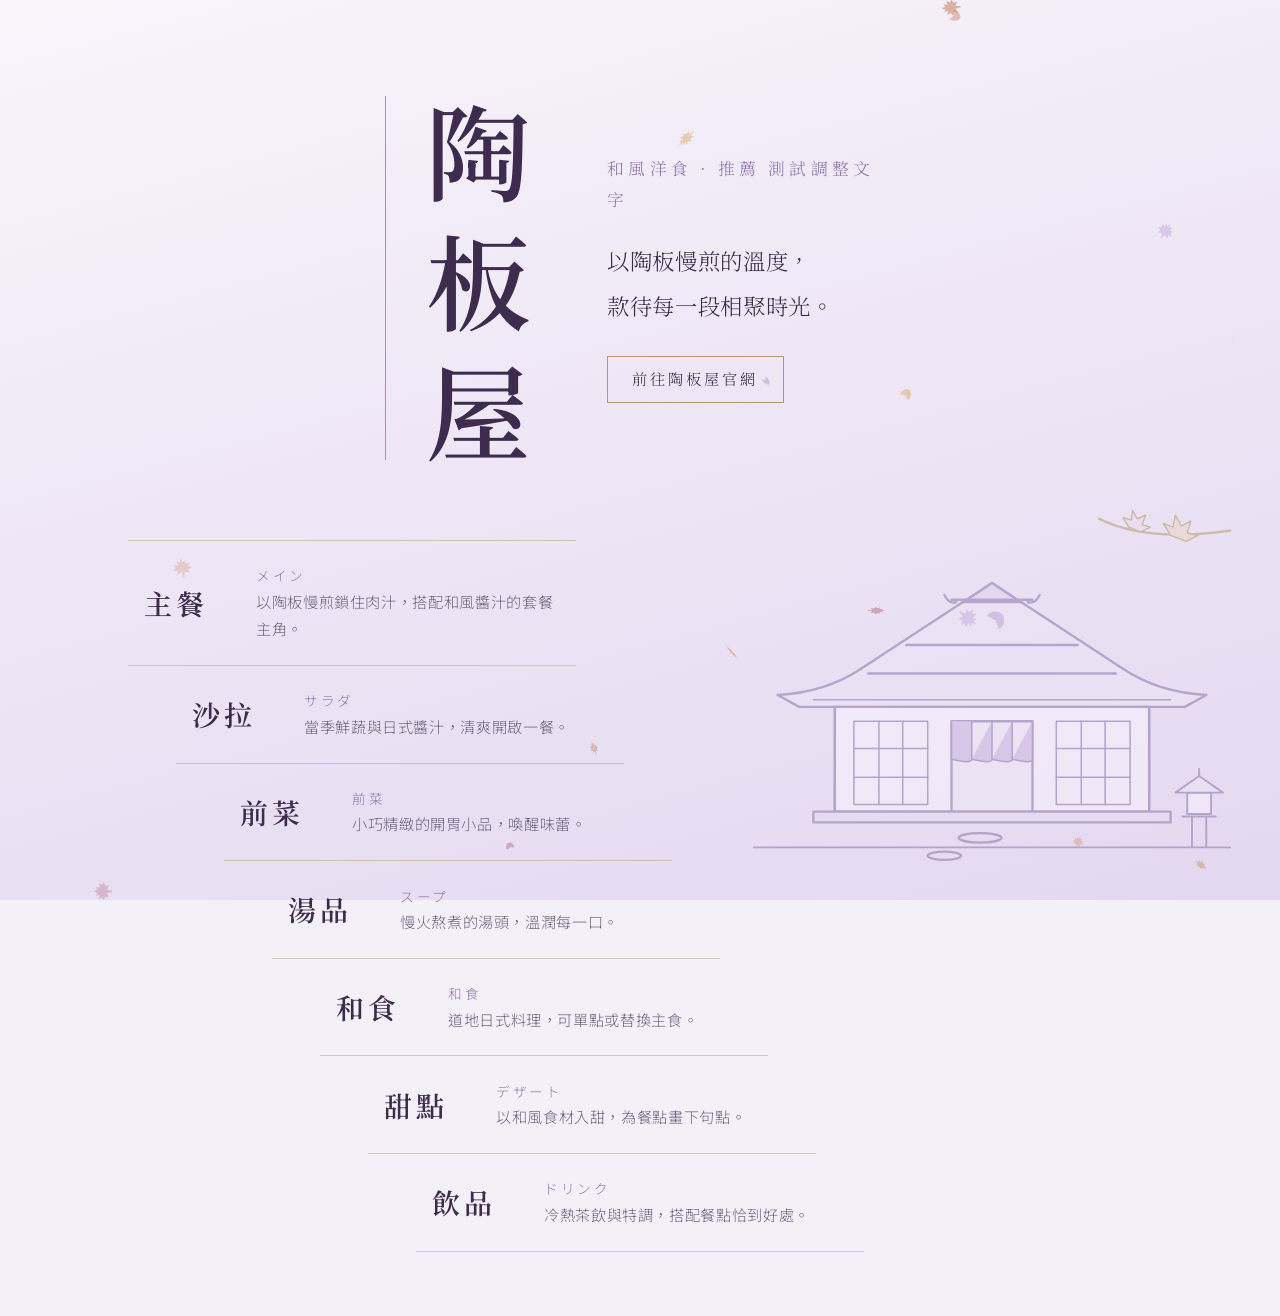
<file: index.html>
<!DOCTYPE html>
<html lang="zh-Hant">

<head>
    <meta charset="UTF-8">
    <meta name="viewport" content="width=device-width, initial-scale=1.0">
    <title>陶板屋 和風洋食｜推薦</title>
    <link rel="preconnect" href="https://fonts.googleapis.com">
    <link rel="preconnect" href="https://fonts.gstatic.com" crossorigin>
    <link
        href="https://fonts.googleapis.com/css2?family=Noto+Serif+TC:wght@400;600&family=Noto+Sans+TC:wght@300;400&display=swap"
        rel="stylesheet">
    <link rel="stylesheet" href="./style.css">
    <script src="./pageflip.js"></script>
    <script src="./autumn.js" defer></script>
</head>

<body class="home art-house">
    <div class="page">
        <header class="hero">
            <h1 class="brand"><span>陶</span><span>板</span><span>屋</span></h1>
            <div class="hero-text">
                <p class="brand-sub">和風洋食 · 推薦 測試調整文字</p>
                <p class="lead">以陶板慢煎的溫度，<br>款待每一段相聚時光。</p>
                <a class="official" href="https://www.tokiya.com.tw/" target="_blank" rel="noopener">前往陶板屋官網</a>
            </div>
        </header>

        <main>
            <ul class="cat-list">
                <li style="--i: 0">
                    <a href="./f1.html">
                        <span class="cat-zh">主餐</span>
                        <span class="cat-jp">メイン</span>
                        <span class="cat-desc">以陶板慢煎鎖住肉汁，搭配和風醬汁的套餐主角。</span>
                    </a>
                </li>
                <li style="--i: 1">
                    <a href="./f2.html">
                        <span class="cat-zh">沙拉</span>
                        <span class="cat-jp">サラダ</span>
                        <span class="cat-desc">當季鮮蔬與日式醬汁，清爽開啟一餐。</span>
                    </a>
                </li>
                <li style="--i: 2">
                    <a href="./f3.html">
                        <span class="cat-zh">前菜</span>
                        <span class="cat-jp">前菜</span>
                        <span class="cat-desc">小巧精緻的開胃小品，喚醒味蕾。</span>
                    </a>
                </li>
                <li style="--i: 3">
                    <a href="./f4.html">
                        <span class="cat-zh">湯品</span>
                        <span class="cat-jp">スープ</span>
                        <span class="cat-desc">慢火熬煮的湯頭，溫潤每一口。</span>
                    </a>
                </li>
                <li style="--i: 4">
                    <a href="./f5.html">
                        <span class="cat-zh">和食</span>
                        <span class="cat-jp">和食</span>
                        <span class="cat-desc">道地日式料理，可單點或替換主食。</span>
                    </a>
                </li>
                <li style="--i: 5">
                    <a href="./f6.html">
                        <span class="cat-zh">甜點</span>
                        <span class="cat-jp">デザート</span>
                        <span class="cat-desc">以和風食材入甜，為餐點畫下句點。</span>
                    </a>
                </li>
                <li style="--i: 6">
                    <a href="./f7.html">
                        <span class="cat-zh">飲品</span>
                        <span class="cat-jp">ドリンク</span>
                        <span class="cat-desc">冷熱茶飲與特調，搭配餐點恰到好處。</span>
                    </a>
                </li>
            </ul>
        </main>
    </div>
</body>

</html>
</file>
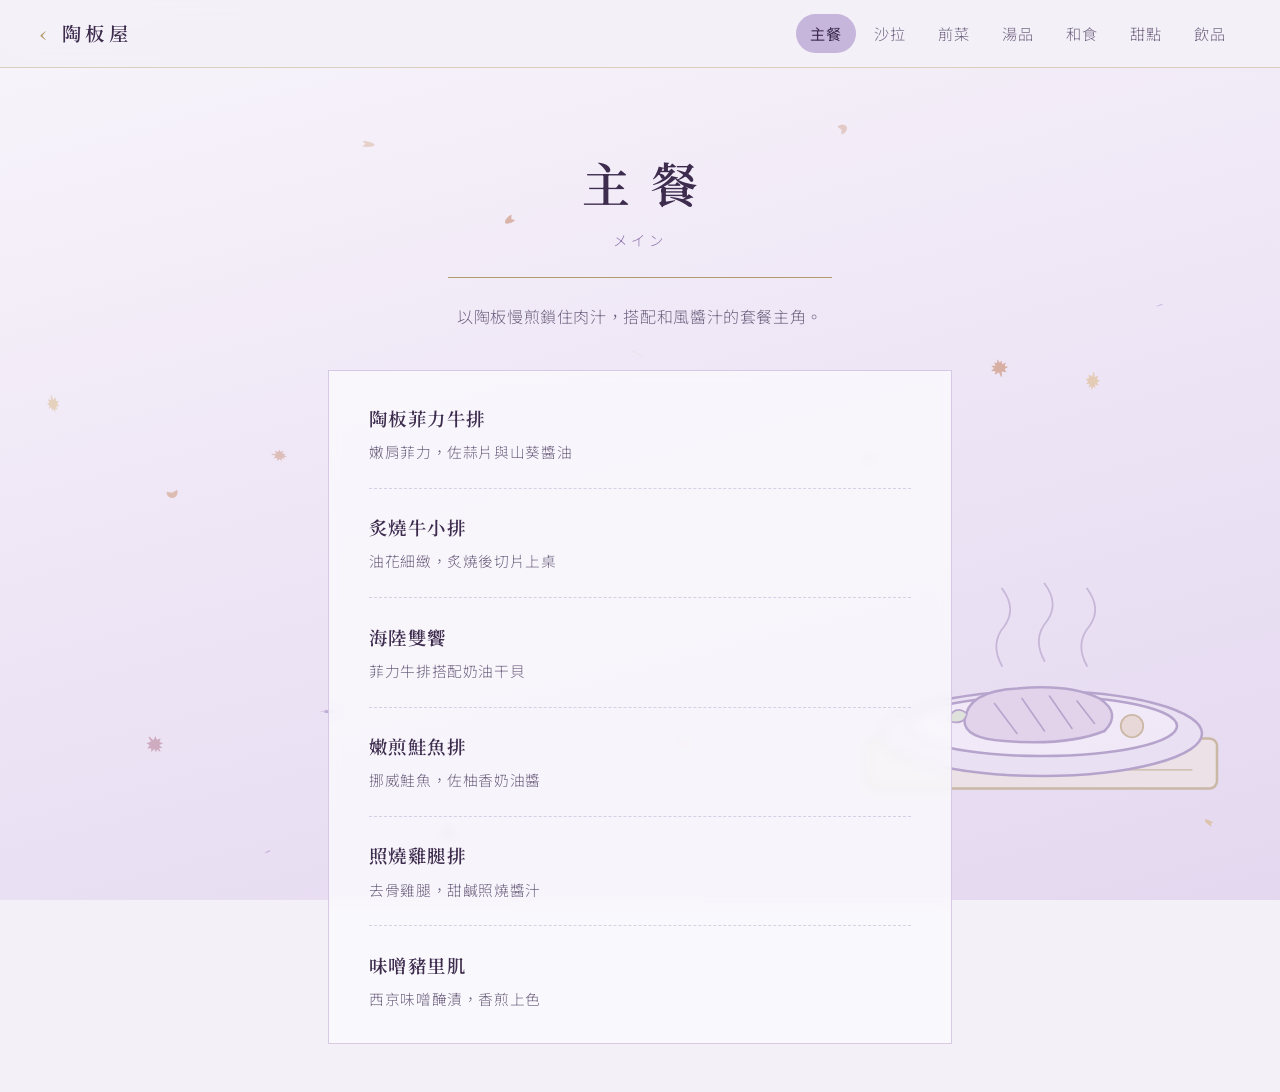
<file: f1.html>
<!DOCTYPE html>
<html lang="zh-Hant">

<head>
    <meta charset="UTF-8">
    <meta name="viewport" content="width=device-width, initial-scale=1.0">
    <title>主餐｜陶板屋 菜單</title>
    <link rel="preconnect" href="https://fonts.googleapis.com">
    <link rel="preconnect" href="https://fonts.gstatic.com" crossorigin>
    <link
        href="https://fonts.googleapis.com/css2?family=Noto+Serif+TC:wght@400;600&family=Noto+Sans+TC:wght@300;400&display=swap"
        rel="stylesheet">
    <link rel="stylesheet" href="./style.css">
    <script src="./pageflip.js"></script>
    <script src="./autumn.js" defer></script>
</head>

<body class="sub art-main">
    <div class="page">
        <header class="top">
            <a class="back" href="./index.html">陶板屋</a>
            <nav class="tabs" aria-label="菜單分類">
                <a href="./f1.html" aria-current="page">主餐</a>
                <a href="./f2.html">沙拉</a>
                <a href="./f3.html">前菜</a>
                <a href="./f4.html">湯品</a>
                <a href="./f5.html">和食</a>
                <a href="./f6.html">甜點</a>
                <a href="./f7.html">飲品</a>
            </nav>
        </header>

        <main class="menu">
            <div class="menu-head">
                <h1>主餐</h1>
                <p class="jp">メイン</p>
                <p class="intro">以陶板慢煎鎖住肉汁，搭配和風醬汁的套餐主角。</p>
            </div>
            <ul class="dishes">
                <li class="dish">
                    <h3>陶板菲力牛排</h3>
                    <p>嫩肩菲力，佐蒜片與山葵醬油</p>
                </li>
                <li class="dish">
                    <h3>炙燒牛小排</h3>
                    <p>油花細緻，炙燒後切片上桌</p>
                </li>
                <li class="dish">
                    <h3>海陸雙饗</h3>
                    <p>菲力牛排搭配奶油干貝</p>
                </li>
                <li class="dish">
                    <h3>嫩煎鮭魚排</h3>
                    <p>挪威鮭魚，佐柚香奶油醬</p>
                </li>
                <li class="dish">
                    <h3>照燒雞腿排</h3>
                    <p>去骨雞腿，甜鹹照燒醬汁</p>
                </li>
                <li class="dish">
                    <h3>味噌豬里肌</h3>
                    <p>西京味噌醃漬，香煎上色</p>
                </li>
            </ul>
        </main>
    </div>
</body>

</html>
</file>
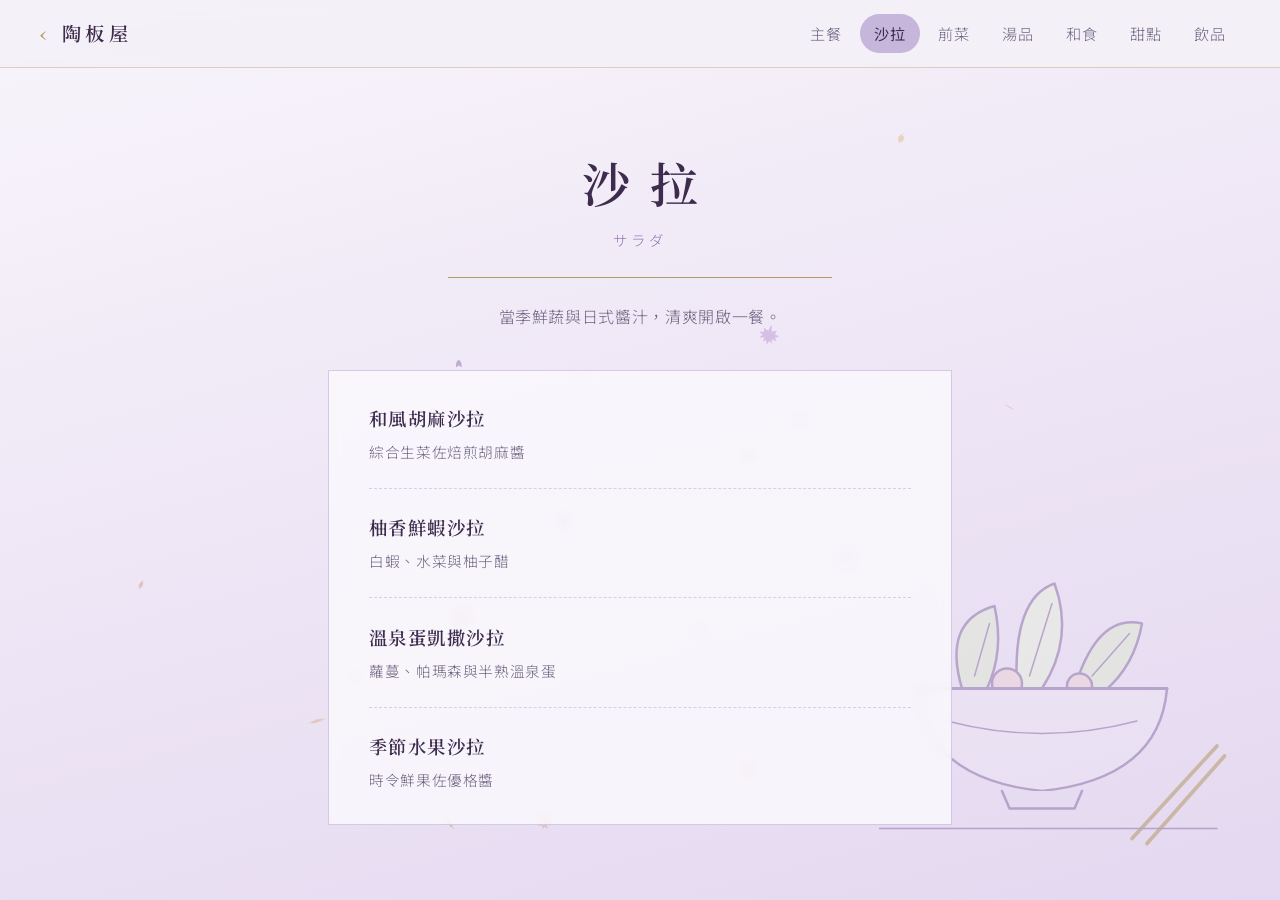
<file: f2.html>
<!DOCTYPE html>
<html lang="zh-Hant">

<head>
    <meta charset="UTF-8">
    <meta name="viewport" content="width=device-width, initial-scale=1.0">
    <title>沙拉｜陶板屋 菜單</title>
    <link rel="preconnect" href="https://fonts.googleapis.com">
    <link rel="preconnect" href="https://fonts.gstatic.com" crossorigin>
    <link href="https://fonts.googleapis.com/css2?family=Noto+Serif+TC:wght@400;600&family=Noto+Sans+TC:wght@300;400&display=swap" rel="stylesheet">
    <link rel="stylesheet" href="./style.css">
    <script src="./pageflip.js"></script>
    <script src="./autumn.js" defer></script>
</head>

<body class="sub art-salad">
    <div class="page">
        <header class="top">
            <a class="back" href="./index.html">陶板屋</a>
            <nav class="tabs" aria-label="菜單分類">
                <a href="./f1.html">主餐</a>
                <a href="./f2.html" aria-current="page">沙拉</a>
                <a href="./f3.html">前菜</a>
                <a href="./f4.html">湯品</a>
                <a href="./f5.html">和食</a>
                <a href="./f6.html">甜點</a>
                <a href="./f7.html">飲品</a>
            </nav>
        </header>

        <main class="menu">
            <div class="menu-head">
                <h1>沙拉</h1>
                <p class="jp">サラダ</p>
                <p class="intro">當季鮮蔬與日式醬汁，清爽開啟一餐。</p>
            </div>
            <ul class="dishes">
                <li class="dish">
                    <h3>和風胡麻沙拉</h3>
                    <p>綜合生菜佐焙煎胡麻醬</p>
                </li>
                <li class="dish">
                    <h3>柚香鮮蝦沙拉</h3>
                    <p>白蝦、水菜與柚子醋</p>
                </li>
                <li class="dish">
                    <h3>溫泉蛋凱撒沙拉</h3>
                    <p>蘿蔓、帕瑪森與半熟溫泉蛋</p>
                </li>
                <li class="dish">
                    <h3>季節水果沙拉</h3>
                    <p>時令鮮果佐優格醬</p>
                </li>
            </ul>
        </main>
    </div>
</body>

</html>
</file>
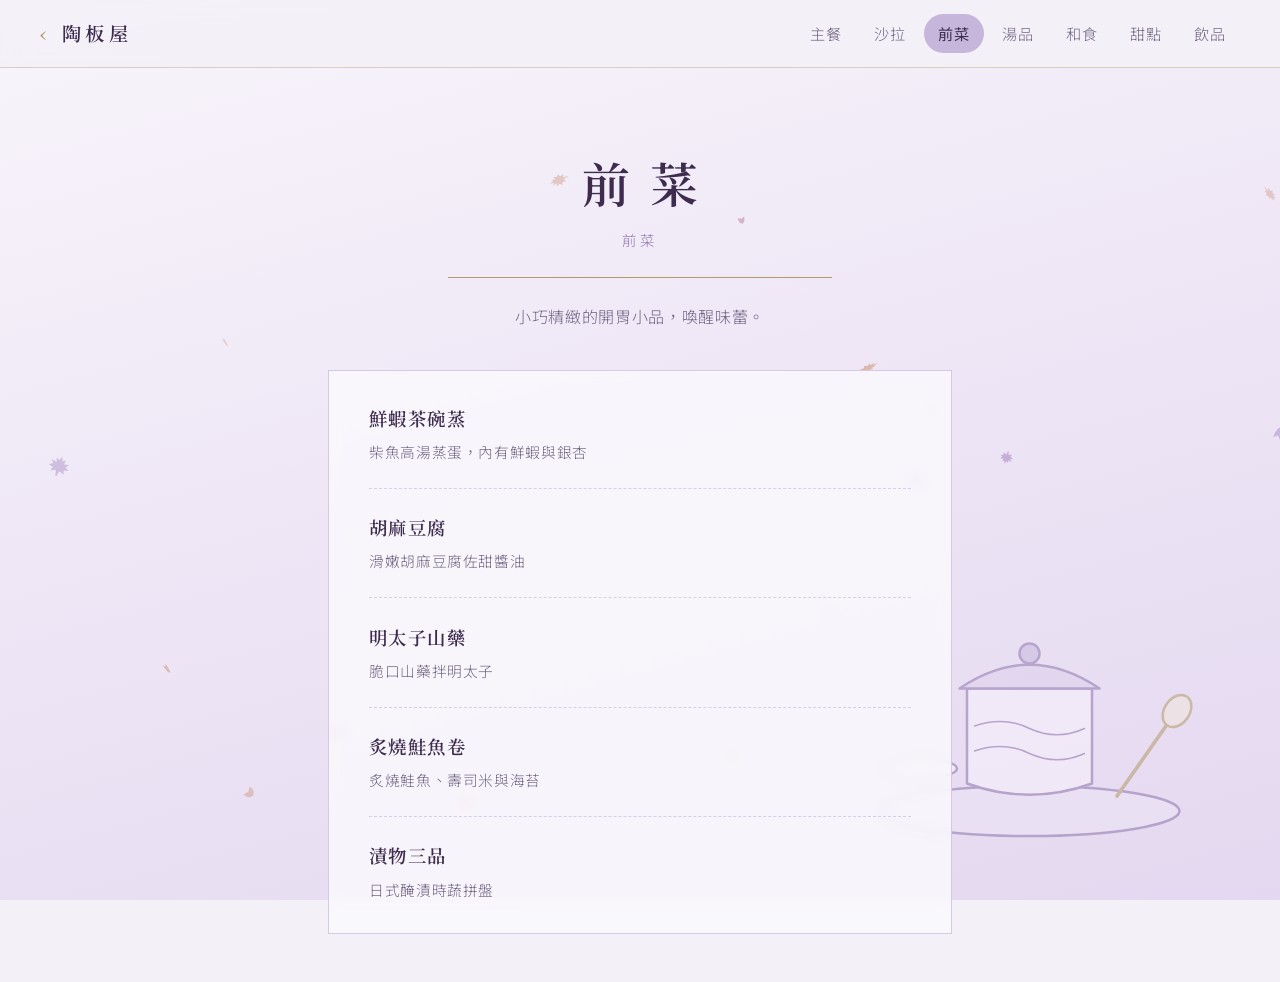
<file: f3.html>
<!DOCTYPE html>
<html lang="zh-Hant">

<head>
    <meta charset="UTF-8">
    <meta name="viewport" content="width=device-width, initial-scale=1.0">
    <title>前菜｜陶板屋 菜單</title>
    <link rel="preconnect" href="https://fonts.googleapis.com">
    <link rel="preconnect" href="https://fonts.gstatic.com" crossorigin>
    <link href="https://fonts.googleapis.com/css2?family=Noto+Serif+TC:wght@400;600&family=Noto+Sans+TC:wght@300;400&display=swap" rel="stylesheet">
    <link rel="stylesheet" href="./style.css">
    <script src="./pageflip.js"></script>
    <script src="./autumn.js" defer></script>
</head>

<body class="sub art-appetizer">
    <div class="page">
        <header class="top">
            <a class="back" href="./index.html">陶板屋</a>
            <nav class="tabs" aria-label="菜單分類">
                <a href="./f1.html">主餐</a>
                <a href="./f2.html">沙拉</a>
                <a href="./f3.html" aria-current="page">前菜</a>
                <a href="./f4.html">湯品</a>
                <a href="./f5.html">和食</a>
                <a href="./f6.html">甜點</a>
                <a href="./f7.html">飲品</a>
            </nav>
        </header>

        <main class="menu">
            <div class="menu-head">
                <h1>前菜</h1>
                <p class="jp">前菜</p>
                <p class="intro">小巧精緻的開胃小品，喚醒味蕾。</p>
            </div>
            <ul class="dishes">
                <li class="dish">
                    <h3>鮮蝦茶碗蒸</h3>
                    <p>柴魚高湯蒸蛋，內有鮮蝦與銀杏</p>
                </li>
                <li class="dish">
                    <h3>胡麻豆腐</h3>
                    <p>滑嫩胡麻豆腐佐甜醬油</p>
                </li>
                <li class="dish">
                    <h3>明太子山藥</h3>
                    <p>脆口山藥拌明太子</p>
                </li>
                <li class="dish">
                    <h3>炙燒鮭魚卷</h3>
                    <p>炙燒鮭魚、壽司米與海苔</p>
                </li>
                <li class="dish">
                    <h3>漬物三品</h3>
                    <p>日式醃漬時蔬拼盤</p>
                </li>
            </ul>
        </main>
    </div>
</body>

</html>
</file>
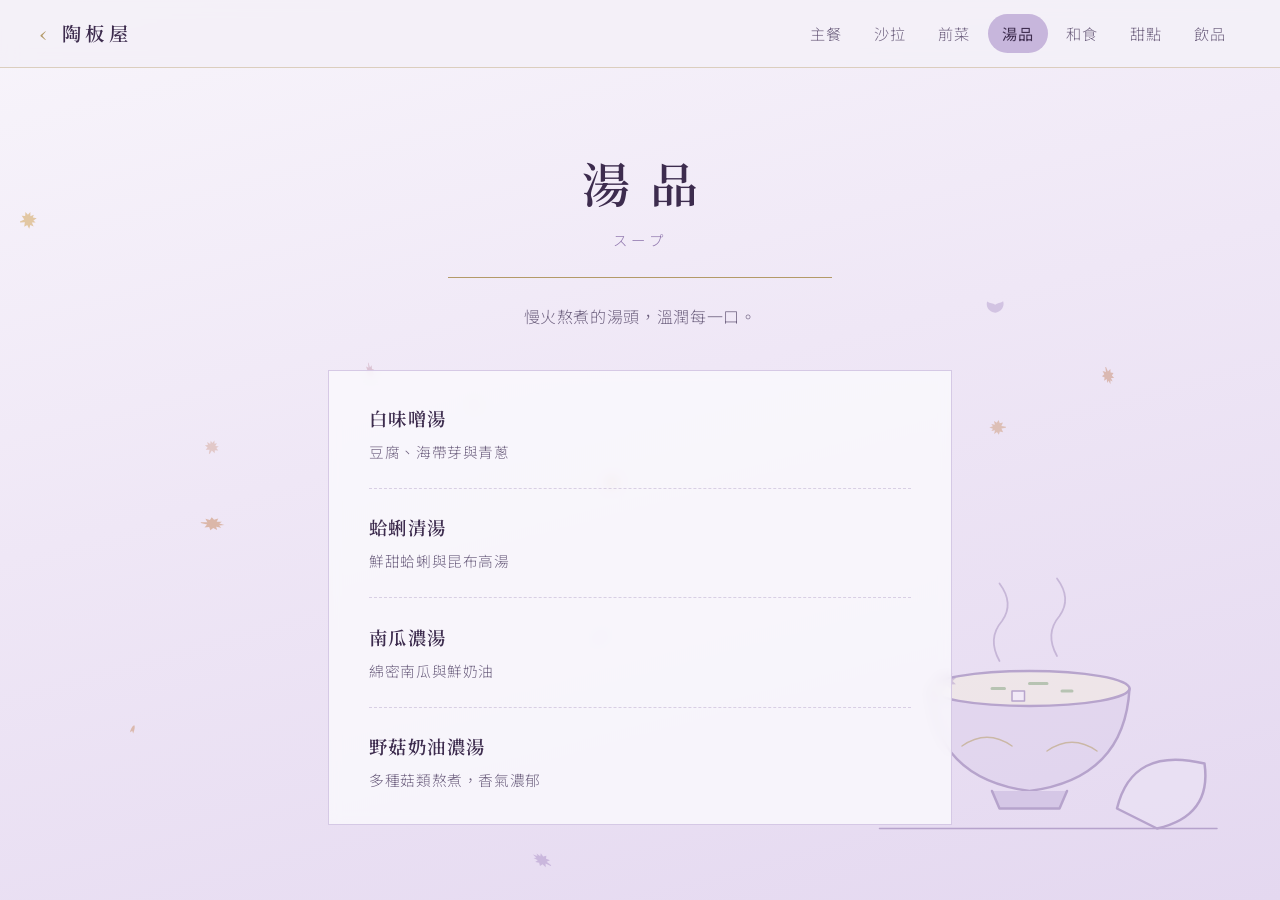
<file: f4.html>
<!DOCTYPE html>
<html lang="zh-Hant">

<head>
    <meta charset="UTF-8">
    <meta name="viewport" content="width=device-width, initial-scale=1.0">
    <title>湯品｜陶板屋 菜單</title>
    <link rel="preconnect" href="https://fonts.googleapis.com">
    <link rel="preconnect" href="https://fonts.gstatic.com" crossorigin>
    <link href="https://fonts.googleapis.com/css2?family=Noto+Serif+TC:wght@400;600&family=Noto+Sans+TC:wght@300;400&display=swap" rel="stylesheet">
    <link rel="stylesheet" href="./style.css">
    <script src="./pageflip.js"></script>
    <script src="./autumn.js" defer></script>
</head>

<body class="sub art-soup">
    <div class="page">
        <header class="top">
            <a class="back" href="./index.html">陶板屋</a>
            <nav class="tabs" aria-label="菜單分類">
                <a href="./f1.html">主餐</a>
                <a href="./f2.html">沙拉</a>
                <a href="./f3.html">前菜</a>
                <a href="./f4.html" aria-current="page">湯品</a>
                <a href="./f5.html">和食</a>
                <a href="./f6.html">甜點</a>
                <a href="./f7.html">飲品</a>
            </nav>
        </header>

        <main class="menu">
            <div class="menu-head">
                <h1>湯品</h1>
                <p class="jp">スープ</p>
                <p class="intro">慢火熬煮的湯頭，溫潤每一口。</p>
            </div>
            <ul class="dishes">
                <li class="dish">
                    <h3>白味噌湯</h3>
                    <p>豆腐、海帶芽與青蔥</p>
                </li>
                <li class="dish">
                    <h3>蛤蜊清湯</h3>
                    <p>鮮甜蛤蜊與昆布高湯</p>
                </li>
                <li class="dish">
                    <h3>南瓜濃湯</h3>
                    <p>綿密南瓜與鮮奶油</p>
                </li>
                <li class="dish">
                    <h3>野菇奶油濃湯</h3>
                    <p>多種菇類熬煮，香氣濃郁</p>
                </li>
            </ul>
        </main>
    </div>
</body>

</html>
</file>
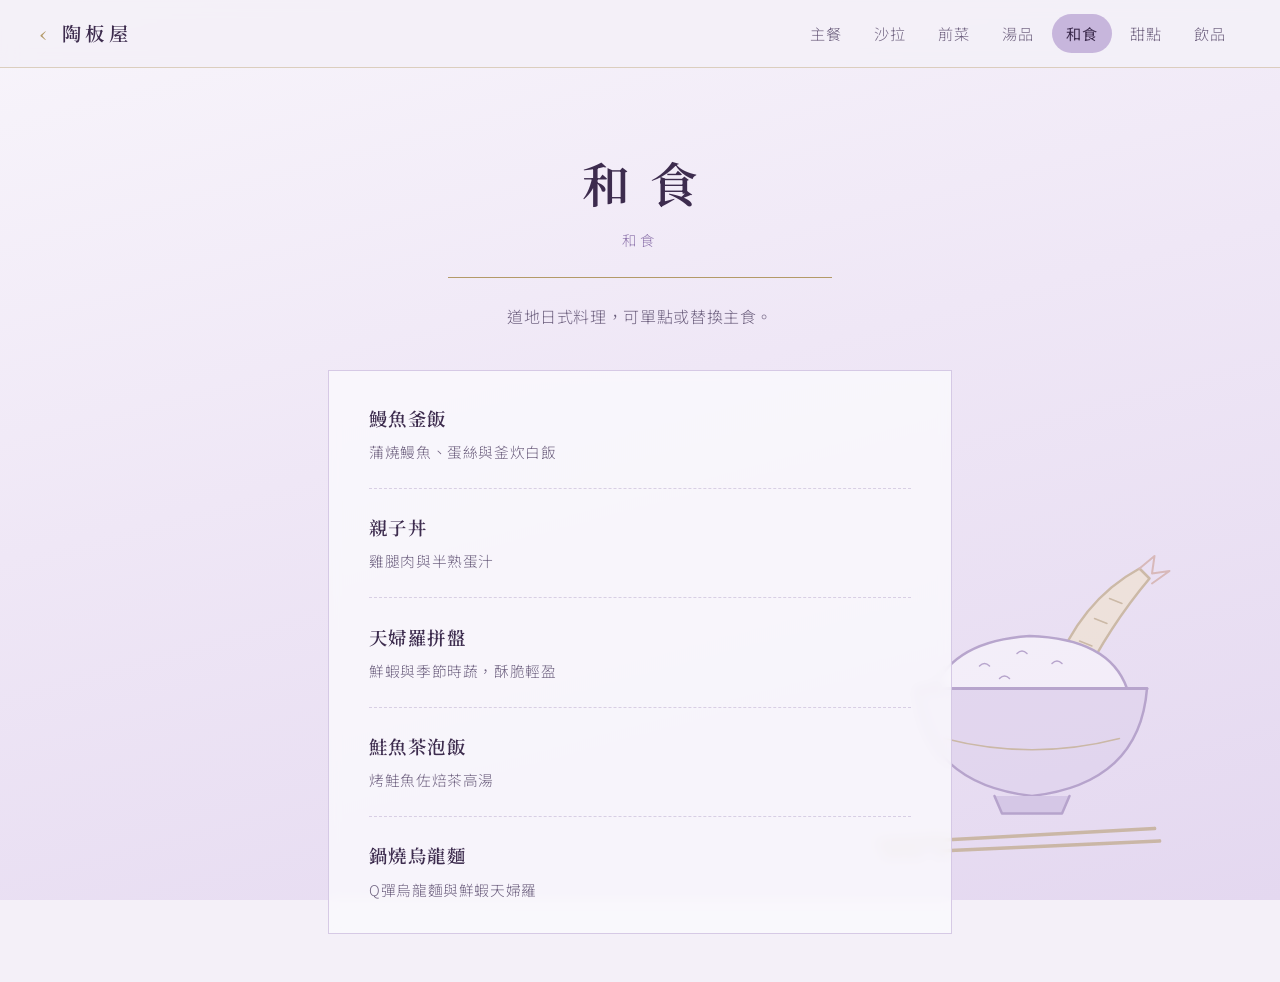
<file: f5.html>
<!DOCTYPE html>
<html lang="zh-Hant">

<head>
    <meta charset="UTF-8">
    <meta name="viewport" content="width=device-width, initial-scale=1.0">
    <title>和食｜陶板屋 菜單</title>
    <link rel="preconnect" href="https://fonts.googleapis.com">
    <link rel="preconnect" href="https://fonts.gstatic.com" crossorigin>
    <link href="https://fonts.googleapis.com/css2?family=Noto+Serif+TC:wght@400;600&family=Noto+Sans+TC:wght@300;400&display=swap" rel="stylesheet">
    <link rel="stylesheet" href="./style.css">
    <script src="./pageflip.js"></script>
    <script src="./autumn.js" defer></script>
</head>

<body class="sub art-washoku">
    <div class="page">
        <header class="top">
            <a class="back" href="./index.html">陶板屋</a>
            <nav class="tabs" aria-label="菜單分類">
                <a href="./f1.html">主餐</a>
                <a href="./f2.html">沙拉</a>
                <a href="./f3.html">前菜</a>
                <a href="./f4.html">湯品</a>
                <a href="./f5.html" aria-current="page">和食</a>
                <a href="./f6.html">甜點</a>
                <a href="./f7.html">飲品</a>
            </nav>
        </header>

        <main class="menu">
            <div class="menu-head">
                <h1>和食</h1>
                <p class="jp">和食</p>
                <p class="intro">道地日式料理，可單點或替換主食。</p>
            </div>
            <ul class="dishes">
                <li class="dish">
                    <h3>鰻魚釜飯</h3>
                    <p>蒲燒鰻魚、蛋絲與釜炊白飯</p>
                </li>
                <li class="dish">
                    <h3>親子丼</h3>
                    <p>雞腿肉與半熟蛋汁</p>
                </li>
                <li class="dish">
                    <h3>天婦羅拼盤</h3>
                    <p>鮮蝦與季節時蔬，酥脆輕盈</p>
                </li>
                <li class="dish">
                    <h3>鮭魚茶泡飯</h3>
                    <p>烤鮭魚佐焙茶高湯</p>
                </li>
                <li class="dish">
                    <h3>鍋燒烏龍麵</h3>
                    <p>Q彈烏龍麵與鮮蝦天婦羅</p>
                </li>
            </ul>
        </main>
    </div>
</body>

</html>
</file>
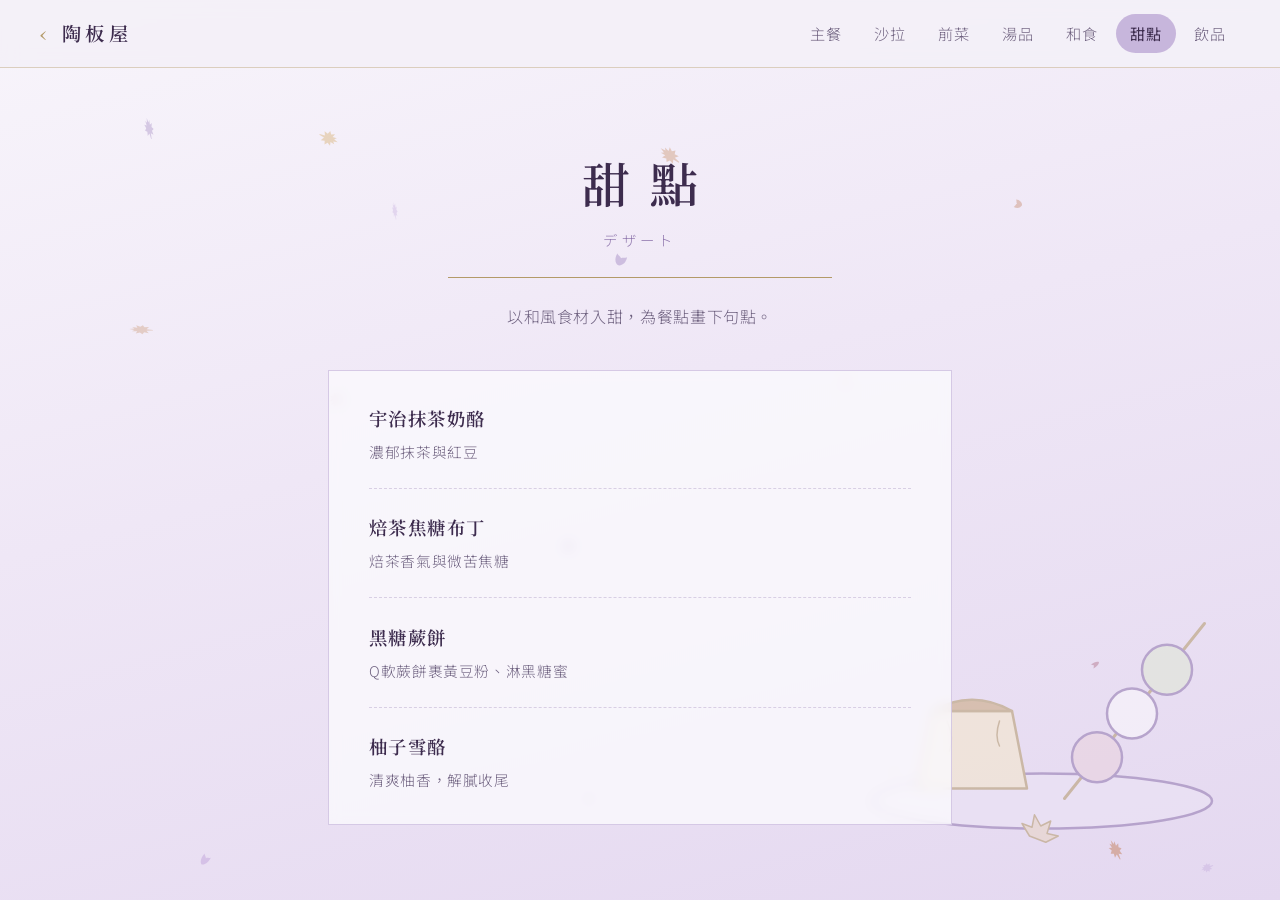
<file: f6.html>
<!DOCTYPE html>
<html lang="zh-Hant">

<head>
    <meta charset="UTF-8">
    <meta name="viewport" content="width=device-width, initial-scale=1.0">
    <title>甜點｜陶板屋 菜單</title>
    <link rel="preconnect" href="https://fonts.googleapis.com">
    <link rel="preconnect" href="https://fonts.gstatic.com" crossorigin>
    <link href="https://fonts.googleapis.com/css2?family=Noto+Serif+TC:wght@400;600&family=Noto+Sans+TC:wght@300;400&display=swap" rel="stylesheet">
    <link rel="stylesheet" href="./style.css">
    <script src="./pageflip.js"></script>
    <script src="./autumn.js" defer></script>
</head>

<body class="sub art-dessert">
    <div class="page">
        <header class="top">
            <a class="back" href="./index.html">陶板屋</a>
            <nav class="tabs" aria-label="菜單分類">
                <a href="./f1.html">主餐</a>
                <a href="./f2.html">沙拉</a>
                <a href="./f3.html">前菜</a>
                <a href="./f4.html">湯品</a>
                <a href="./f5.html">和食</a>
                <a href="./f6.html" aria-current="page">甜點</a>
                <a href="./f7.html">飲品</a>
            </nav>
        </header>

        <main class="menu">
            <div class="menu-head">
                <h1>甜點</h1>
                <p class="jp">デザート</p>
                <p class="intro">以和風食材入甜，為餐點畫下句點。</p>
            </div>
            <ul class="dishes">
                <li class="dish">
                    <h3>宇治抹茶奶酪</h3>
                    <p>濃郁抹茶與紅豆</p>
                </li>
                <li class="dish">
                    <h3>焙茶焦糖布丁</h3>
                    <p>焙茶香氣與微苦焦糖</p>
                </li>
                <li class="dish">
                    <h3>黑糖蕨餅</h3>
                    <p>Q軟蕨餅裹黃豆粉、淋黑糖蜜</p>
                </li>
                <li class="dish">
                    <h3>柚子雪酪</h3>
                    <p>清爽柚香，解膩收尾</p>
                </li>
            </ul>
        </main>
    </div>
</body>

</html>
</file>
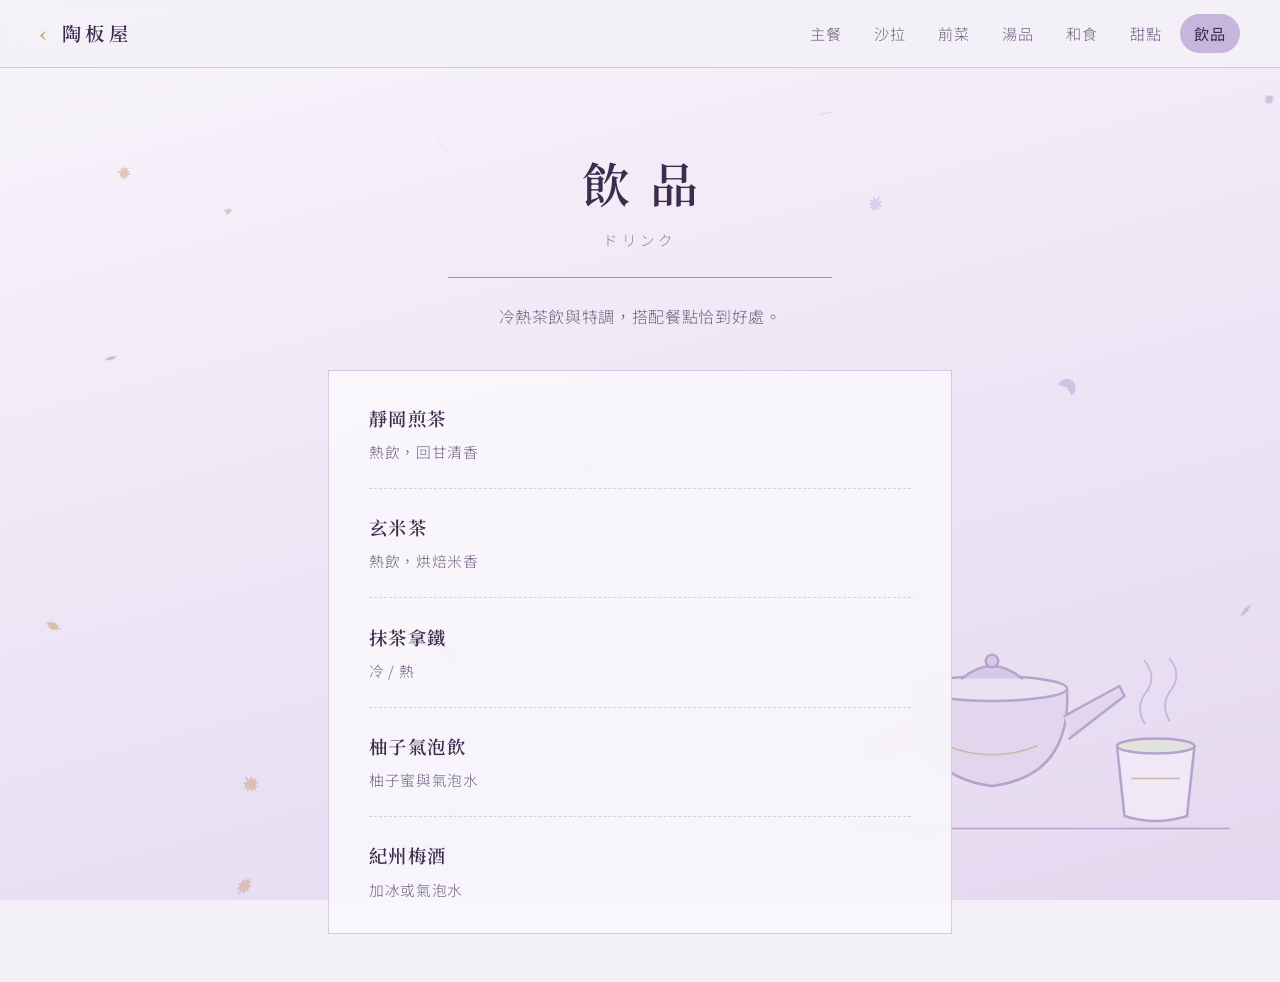
<file: f7.html>
<!DOCTYPE html>
<html lang="zh-Hant">

<head>
    <meta charset="UTF-8">
    <meta name="viewport" content="width=device-width, initial-scale=1.0">
    <title>飲品｜陶板屋 菜單</title>
    <link rel="preconnect" href="https://fonts.googleapis.com">
    <link rel="preconnect" href="https://fonts.gstatic.com" crossorigin>
    <link
        href="https://fonts.googleapis.com/css2?family=Noto+Serif+TC:wght@400;600&family=Noto+Sans+TC:wght@300;400&display=swap"
        rel="stylesheet">
    <link rel="stylesheet" href="./style.css">
    <script src="./pageflip.js"></script>
    <script src="./autumn.js" defer></script>
</head>

<body class="sub art-drinks">
    <div class="page">
        <header class="top">
            <a class="back" href="./index.html">陶板屋</a>
            <nav class="tabs" aria-label="菜單分類">
                <a href="./f1.html">主餐</a>
                <a href="./f2.html">沙拉</a>
                <a href="./f3.html">前菜</a>
                <a href="./f4.html">湯品</a>
                <a href="./f5.html">和食</a>
                <a href="./f6.html">甜點</a>
                <a href="./f7.html" aria-current="page">飲品</a>
            </nav>
        </header>

        <main class="menu">
            <div class="menu-head">
                <h1>飲品</h1>
                <p class="jp">ドリンク</p>
                <p class="intro">冷熱茶飲與特調，搭配餐點恰到好處。</p>
            </div>
            <ul class="dishes">
                <li class="dish">
                    <h3>靜岡煎茶</h3>
                    <p>熱飲，回甘清香</p>
                </li>
                <li class="dish">
                    <h3>玄米茶</h3>
                    <p>熱飲，烘焙米香</p>
                </li>
                <li class="dish">
                    <h3>抹茶拿鐵</h3>
                    <p>冷 / 熱</p>
                </li>
                <li class="dish">
                    <h3>柚子氣泡飲</h3>
                    <p>柚子蜜與氣泡水</p>
                </li>
                <li class="dish">
                    <h3>紀州梅酒</h3>
                    <p>加冰或氣泡水</p>
                </li>
            </ul>
        </main>
    </div>
</body>

</html>
</file>
<file: style.css>
/* 陶板屋 菜單導覽 — 淡紫輕奢風格 */
:root {
    --mist: #f4f0f8;       /* 頁面底色：淡紫霧 */
    --paper: #fbf9fd;      /* 內容底色 */
    --lavender: #c7b6dc;   /* 主色：淡紫 */
    --wisteria: #8f76ad;   /* 深一階紫 */
    --plum: #3d2c4e;       /* 文字：深梅紫 */
    --gold: #b39a68;       /* 點綴：霧金 */
    --muted: #6f6280;

    --serif: "Noto Serif TC", "Songti TC", "PMingLiU", serif;
    --sans: "Noto Sans TC", "PingFang TC", "Microsoft JhengHei", sans-serif;
}

* { box-sizing: border-box; margin: 0; padding: 0; }

html {
    -webkit-text-size-adjust: 100%;
    /* 每一頁都固定顯示捲軸，切換分頁時版面寬度一致、不會左右位移 */
    overflow-y: scroll;
}

/* 掀頁時底下的預覽頁：隱藏它自己的捲軸，避免同時出現兩條 */
html.is-preview { overflow: hidden; }

body {
    background: linear-gradient(165deg, #f8f5fb 0%, #efe7f6 45%, #e4d8f0 100%) fixed;
    background-color: var(--mist);
    position: relative;
    color: var(--plum);
    font-family: var(--sans);
    font-weight: 300;
    line-height: 1.8;
    letter-spacing: 0.04em;
    min-height: 100vh;
    display: flex;
    flex-direction: column;
}

a { color: inherit; text-decoration: none; }

a:focus-visible {
    outline: 2px solid var(--wisteria);
    outline-offset: 4px;
}

ul { list-style: none; }

main { flex: 1; }

/* ---------- 首頁 ---------- */
.hero {
    display: flex;
    align-items: center;
    justify-content: center;
    gap: clamp(2rem, 6vw, 5rem);
    padding: clamp(3rem, 10vw, 6rem) 1.5rem clamp(2rem, 6vw, 4rem);
}

.brand {
    display: flex;
    flex-direction: column;
    gap: 0.25em;
    font-family: var(--serif);
    font-weight: 600;
    font-size: clamp(3.5rem, 12vw, 6.5rem);
    line-height: 1;
    color: var(--plum);
    padding-left: clamp(1.5rem, 4vw, 2.5rem);
    border-left: 1px solid var(--gold);
}

.hero-text { max-width: 18rem; }

.brand-sub {
    font-family: var(--serif);
    color: var(--wisteria);
    font-size: 1.05rem;
    letter-spacing: 0.25em;
    margin-bottom: 1.5rem;
}

.lead {
    font-family: var(--serif);
    font-size: clamp(1.15rem, 3vw, 1.4rem);
    line-height: 2;
}

.cat-list {
    --w: 28rem;      /* 每一階的寬度 */
    --steps: 6;      /* 共 7 項 → 6 個間距 */
    max-width: 72rem;
    margin: 0 auto;
    padding: 1rem clamp(1.5rem, 5vw, 4rem) 4rem;
}

/* 斜梯：第一項貼齊左上，逐階向右，最後一項落在正中央 */
.cat-list li {
    width: var(--w);
    max-width: 100%;
    margin-left: calc(var(--i) / var(--steps) * (50% - var(--w) / 2));
    border-bottom: 1px solid rgba(179, 154, 104, 0.45);
}

.cat-list li:first-child { border-top: 1px solid rgba(179, 154, 104, 0.45); }

.cat-list a {
    display: grid;
    grid-template-columns: 5.5rem 1fr;
    grid-template-areas:
        "zh jp"
        "zh desc";
    column-gap: 1.5rem;
    align-items: center;
    padding: 1.4rem 1rem;
    transition: background-color 0.3s ease;
}

.cat-list a:hover,
.cat-list a:focus-visible { background: rgba(251, 249, 253, 0.75); }

.cat-zh {
    grid-area: zh;
    font-family: var(--serif);
    font-size: 1.75rem;
    font-weight: 600;
    letter-spacing: 0.15em;
}

.cat-jp {
    grid-area: jp;
    font-size: 0.85rem;
    color: var(--wisteria);
    letter-spacing: 0.2em;
}

.cat-desc {
    grid-area: desc;
    font-size: 0.95rem;
    color: var(--muted);
}

/* ---------- 背景插畫與動態層 ---------- */
body::before {
    content: "";
    position: fixed;
    right: clamp(0.5rem, 3vw, 2.5rem);
    bottom: clamp(0.5rem, 2vw, 1.5rem);
    width: min(36vw, 400px);
    aspect-ratio: 16 / 15;
    background: no-repeat right bottom / contain;
    opacity: 0.55;
    pointer-events: none;
    z-index: 0;
}

.art-house::before     { background-image: url("./img/house.svg"); width: min(44vw, 500px); aspect-ratio: 21 / 16; }
.art-main::before      { background-image: url("./img/main.svg"); }
.art-salad::before     { background-image: url("./img/salad.svg"); }
.art-appetizer::before { background-image: url("./img/appetizer.svg"); }
.art-soup::before      { background-image: url("./img/soup.svg"); }
.art-washoku::before   { background-image: url("./img/washoku.svg"); }
.art-dessert::before   { background-image: url("./img/dessert.svg"); }
.art-drinks::before    { background-image: url("./img/drinks.svg"); }

.fx-leaves,
.fx-mist {
    position: fixed;
    inset: 0;
    pointer-events: none;
}

.fx-leaves { z-index: 1; }
.fx-mist   { z-index: 50; }

.hero,
main { position: relative; z-index: 2; }

/* ---------- 掀月曆翻頁動畫 ---------- */
.page {
    flex: 1;
    display: flex;
    flex-direction: column;
    position: relative;
    z-index: 2;
}

/* 翻起的紙背：外層負責投影，內層負責裁切形狀 */
.peel-wrap {
    position: fixed;
    inset: 0;
    z-index: 40;
    pointer-events: none;
    filter: drop-shadow(-6px -6px 14px rgba(61, 44, 78, 0.28));
}

.peel-flap {
    position: absolute;
    inset: 0;
}

/* 掀頁期間暫停互動，避免連點 */
.peeling body { pointer-events: none; }

/* 掀開時底下的下一頁預覽 */
.peek-frame {
    position: fixed;
    inset: 0;
    /* 寬度等於目前頁面扣掉捲軸後的寬度，預覽頁內容才會和正式頁面對齊 */
    width: 100%;
    height: 100%;
    border: 0;
    z-index: 0; /* 在落葉層之下：目前頁面的落葉會持續飄過正在露出的下一頁 */
    pointer-events: none;
    visibility: hidden;
    background: var(--mist);
    clip-path: polygon(0 0, 0 0, 0 0); /* 尚未掀開前完全不露出 */
}

.peek-frame.show { visibility: visible; }

.official {
    display: inline-block;
    margin-top: 1.75rem;
    padding: 0.55rem 1.5rem;
    border: 1px solid var(--gold);
    font-family: var(--serif);
    font-size: 0.95rem;
    letter-spacing: 0.2em;
    color: var(--plum);
    transition: background-color 0.3s ease, color 0.3s ease;
}

.official:hover {
    background: var(--plum);
    color: var(--paper);
}

/* ---------- 分頁 ---------- */
.top {
    position: sticky;
    top: 0;
    z-index: 10;
    background: rgba(244, 240, 248, 0.92);
    backdrop-filter: blur(8px);
    -webkit-backdrop-filter: blur(8px);
    border-bottom: 1px solid rgba(179, 154, 104, 0.4);
    display: flex;
    align-items: center;
    gap: 1.5rem;
    padding: 0.9rem clamp(1rem, 4vw, 2.5rem);
}

.back {
    font-family: var(--serif);
    font-weight: 600;
    font-size: 1.2rem;
    letter-spacing: 0.25em;
    white-space: nowrap;
}

.back::before { content: "‹ "; color: var(--gold); }

.tabs {
    display: flex;
    gap: 0.25rem;
    overflow-x: auto;
    scrollbar-width: none;
    margin-left: auto;
}

.tabs::-webkit-scrollbar { display: none; }

.tabs a {
    padding: 0.35rem 0.9rem;
    border-radius: 999px;
    white-space: nowrap;
    font-size: 0.95rem;
    color: var(--muted);
    transition: background-color 0.25s ease, color 0.25s ease;
}

.tabs a:hover { color: var(--plum); background: var(--paper); }

.tabs a[aria-current="page"] {
    background: var(--lavender);
    color: var(--plum);
    font-weight: 400;
}

.menu {
    max-width: 42rem;
    width: 100%;
    margin: 0 auto;
    padding: clamp(2.5rem, 8vw, 4.5rem) 1.5rem 3rem;
}

.menu-head {
    text-align: center;
    margin-bottom: 2.5rem;
}

.menu-head h1 {
    font-family: var(--serif);
    font-weight: 600;
    font-size: clamp(2.2rem, 7vw, 3rem);
    letter-spacing: 0.4em;
    padding-left: 0.4em; /* 抵銷字距讓視覺置中 */
}

.menu-head .jp {
    color: var(--wisteria);
    letter-spacing: 0.3em;
    font-size: 0.9rem;
}

.menu-head .intro {
    margin: 1.5rem auto 0;
    padding-top: 1.5rem;
    max-width: 24rem;
    border-top: 1px solid var(--gold);
    color: var(--muted);
}

.dishes {
    background: rgba(251, 249, 253, 0.82);
    backdrop-filter: blur(6px);
    -webkit-backdrop-filter: blur(6px);
    border: 1px solid rgba(199, 182, 220, 0.7);
    padding: 0.5rem clamp(1.25rem, 5vw, 2.5rem);
}

.dish { padding: 1.4rem 0; }
.dish + .dish { border-top: 1px dashed rgba(143, 118, 173, 0.3); }

.dish h3 {
    font-family: var(--serif);
    font-weight: 600;
    font-size: 1.15rem;
    letter-spacing: 0.08em;
}

.dish p {
    font-size: 0.92rem;
    color: var(--muted);
    margin-top: 0.25rem;
}

/* ---------- 手機 ---------- */
@media (max-width: 560px) {
    .hero { flex-direction: row; }
    .cat-list li { width: calc(100% - 3.6rem); margin-left: calc(var(--i) * 0.6rem); }
    .cat-list a { grid-template-columns: 3.8rem 1fr; column-gap: 0.8rem; padding: 1.2rem 0.6rem; }
    .cat-zh { font-size: 1.45rem; }
    .top { flex-direction: column; align-items: stretch; gap: 0.5rem; }
    .tabs { margin-left: 0; }
    body::before { width: 58vw; opacity: 0.35; }
    .art-house::before { width: 72vw; }
}

@media (prefers-reduced-motion: reduce) {
    * { transition: none !important; }
}
</file>
